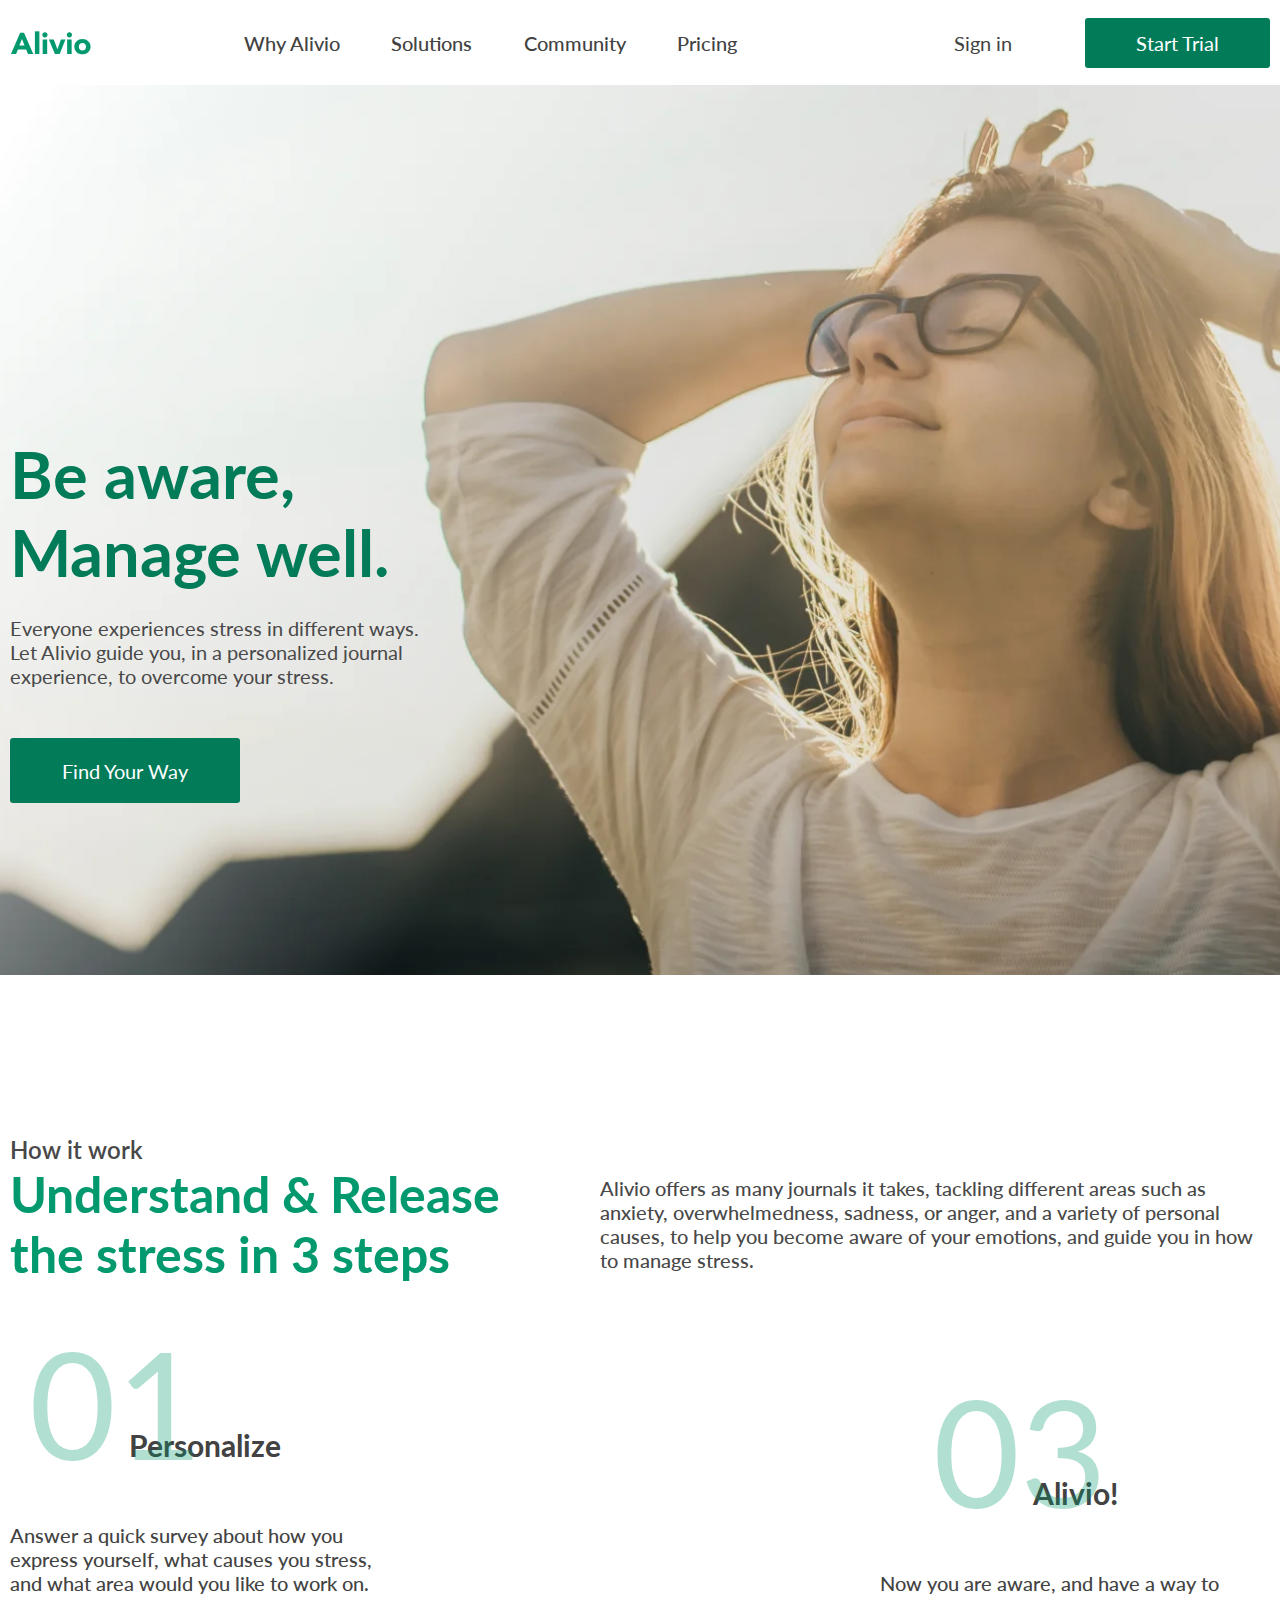
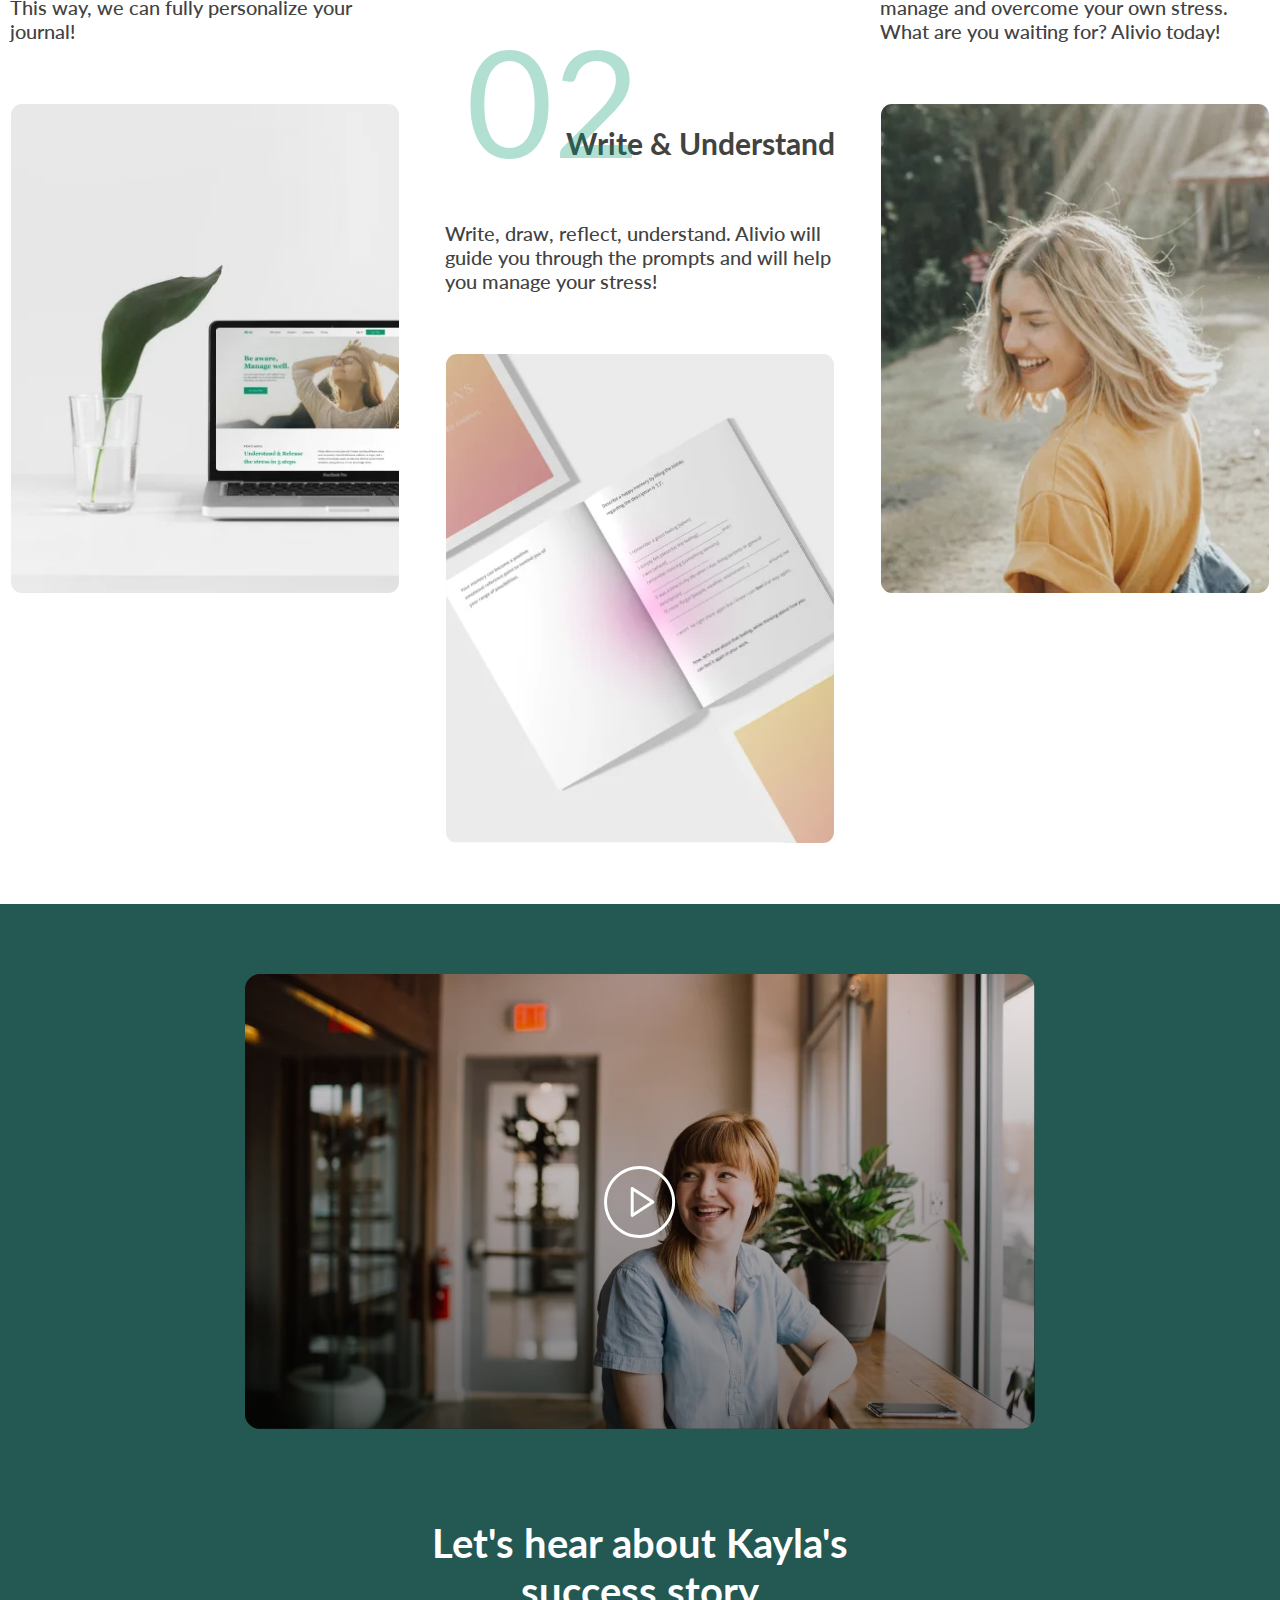
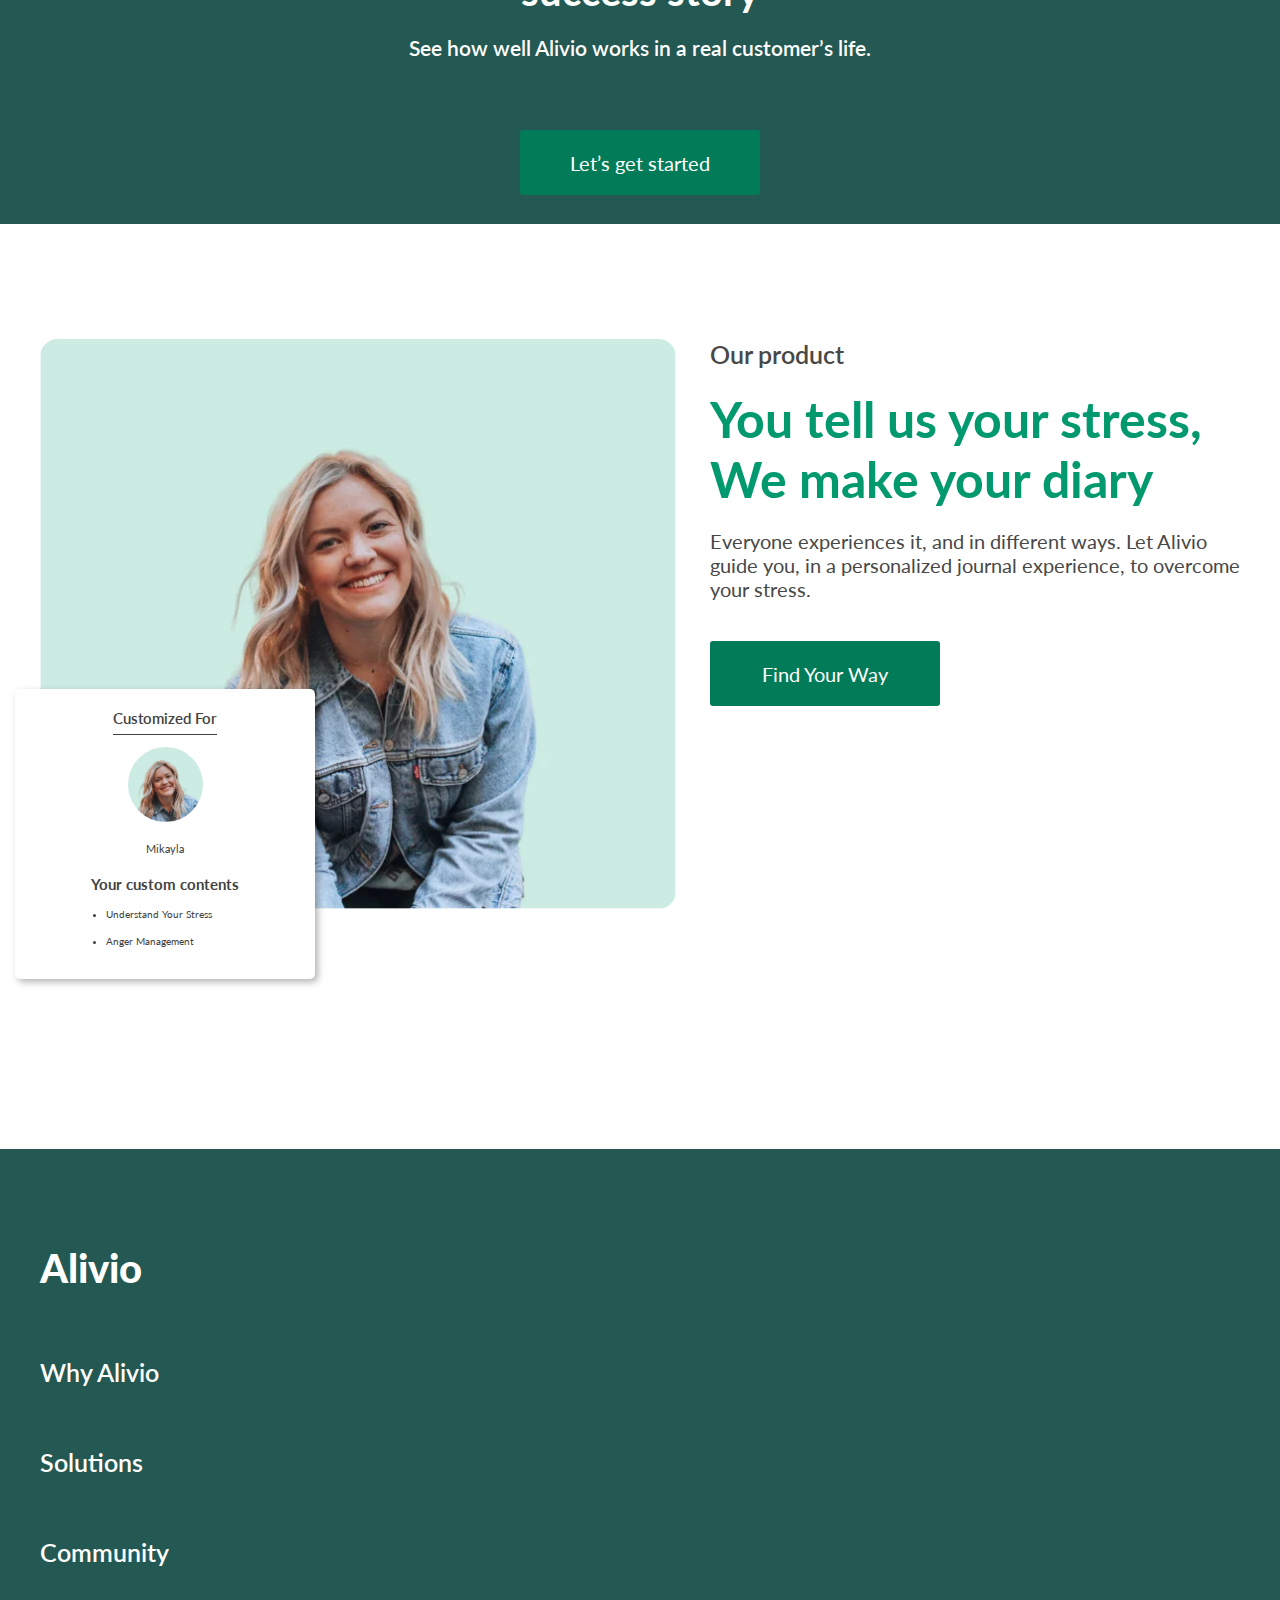
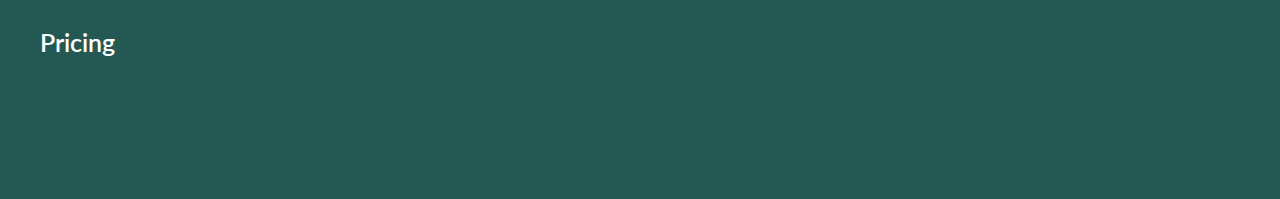
<file: index.html>
<!DOCTYPE html>
<html lang="en">

<head>
    <meta charset="UTF-8">
    <meta name="viewport" content="width=device-width, initial-scale=1.0">
    <link rel="preconnect" href="https://fonts.googleapis.com">
    <link rel="preconnect" href="https://fonts.gstatic.com" crossorigin>
    <link href="https://fonts.googleapis.com/css2?family=Lato:wght@100;300;400;700;900&display=swap" rel="stylesheet">
    <link rel="stylesheet" href="index.css">
    <link rel="icon" href="./assets/favicon/Favicon.png" type="image/x-icon">
    <title>Alivio</title>
</head>

<body>
    <header class="header" aria-label="header" id="header-id">
        <div class="container">
            <div class="header__wrapper">
                <svg class="logo" aria-label="logo">
                    <use href="./assets/sprites.svg#logo-icon"></use>
                </svg>

                <nav class="header__nav" aria-label="navigation">
                    <ul class="header__nav-list" aria-label="navigation list">
                        <li class="header__nav-item">
                            <a href="#about-id" class="header__nav-link">Why Alivio</a>
                        </li>
                        <li class="header__nav-item">
                            <a href="#success-id" class="header__nav-link">Solutions</a>
                        </li>
                        <li class="header__nav-item">
                            <a href="#product-id" class="header__nav-link">Community</a>
                        </li>
                        <li class="header__nav-item">
                            <a href="#pricing-id" class="header__nav-link">Pricing</a>
                        </li>
                    </ul>
                </nav>

                <div class="header__actions">
                    <button type="button" class="btn btn--signin">Sign in</button>
                    <button type="button" class="btn">Start Trial</button>
                </div>
            </div>
        </div>
    </header>

    <div class="mobile-navigation" aria-label="mobile navigation">
        <label for="menu-toggle-id" aria-label="open close mobile navigation menu">
            <svg class="mobile-navigation__burger" aria-label="burger icon">
                <use href="./assets/sprites.svg#burger-icon"></use>
            </svg>
        </label>
        <input type="checkbox" name="toggler" id="menu-toggle-id" class="mobile-navigation__toggler">

        
        <nav class="mobile-navigation__menu" aria-label="navigation">
            <ul class="mobile-navigation__menu-list" aria-label="navigation list">
                <li class="mobile-navigation__item">
                    <a href="#about-id" class="mobile-navigation__link">Why Alivio</a>
                </li>
                <li class="mobile-navigation__item">
                    <a href="#success-id" class="mobile-navigation__link">Solutions</a>
                </li>
                <li class="mobile-navigation__item">
                    <a href="#product-id" class="mobile-navigation__link">Community</a>
                </li>
                <li class="mobile-navigation__item">
                    <a href="#pricing-id" class="mobile-navigation__link">Pricing</a>
                </li>
            </ul>

            <label for="menu-toggle-id" class="mobile-navigation__close" aria-label="close close mobile navigation menu">
                <svg class="mobile-navigation__cross" aria-label="cross icon">
                    <use href="./assets/sprites.svg#cross-icon"></use>
                </svg>
            </label>
        </nav>
    </div>

    <main>
        <section class="hero" aria-label="hero section" id="hero-id">
            <div class="container">
                <div class="hero__content">
                    <h1 class="hero__title">Be aware, Manage well.</h1>
                    <p class="hero__desc">Everyone experiences stress in different ways. Let Alivio guide you, in a
                        personalized journal experience, to overcome your stress.</p>
                    <button type="button" class="btn">Find Your Way</button>
                </div>
            </div>
        </section>


        <section class="about" aria-label="about section" id="about-id">
            <div class="container">
                <h2 class="about__subtitle">How it work</h2>

                <div class="about__content">
                    <h3 class="about__title">Understand & Release the stress in 3 steps</h3>
                    <p class="about__desc">Alivio offers as many journals it takes, tackling different areas such as
                        anxiety, overwhelmedness, sadness, or anger, and a variety of personal causes, to help you
                        become
                        aware of your emotions, and guide you in how to manage stress.</p>
                </div>

                <div class="about__card">
                    <figure class="card" aria-label="first card">
                        <h3 class="card__title">Personalize</h3>
                        <p class="card__desc" aria-label="first card description">Answer a quick survey about how you
                            express yourself, what causes you stress, and what area would you like to work on. This way,
                            we
                            can fully personalize your journal!</p>
                        <img src="./assets/webp/card_1.webp" alt="card image 1" class="card__img">
                    </figure>

                    <figure class="card card-center" aria-label="second card">
                        <h3 class="card__title card__title-right card__title-second">Write & Understand</h3>
                        <p class="card__desc" aria-label="second card description">Write, draw, reflect, understand.
                            Alivio
                            will guide you through the prompts and will help you manage your stress!</p>
                        <img src="./assets/webp/card_2.webp" alt="card image 2" class="card__img">
                    </figure>

                    <figure class="card" aria-label="third card">
                        <h3 class="card__title card__title-third">Alivio!</h3>
                        <p class="card__desc" aria-label="third card description">Now you are aware, and have a way to
                            manage and overcome your own stress. What are you waiting for? Alivio today!</p>
                        <img src="./assets/webp/card_3.webp" alt="card image 3" class="card__img">
                    </figure>
                </div>
            </div>
        </section>

        <section class="success" aria-label="success section" id="success-id">
            <div class="container">
                <div class="success__wrapper">
                    <div class="success__content">
                        <h3 class="success__title">Let's hear about Kayla's success story</h3>
                        <p class="success__desc">See how well Alivio works in a real customer’s life. </p>
                        <button class="btn">Let’s get started</button>
                    </div>

                    <div class="success__content-video">
                        <img src="./assets/webp/video_cover.webp"  class="success_cover" alt="video cover img">
                        <svg class="success__play-icon" aria-label="play icon">
                            <use  href="./assets/sprites.svg#play-icon"></use>
                        </svg>
                        <div class="success__gradient"></div>
                    </div>
                </div>


            </div>
        </section>


        <section class="product" aria-label="product section" id="product-id">
            <div class="container">
                <div class="product__wrapper">
                    <div class="product__previem">
                        <img src="./assets/webp/photo_card.webp" class="product__previem-img" alt="">
                    </div>

                    <div class="product__content">
                        <h4 class="product__info">Our product</h4>
                        <h5 class="product__title">You tell us your stress, We make your diary</h5>
                        <p class="product__desc">Everyone experiences it, and in different ways. Let Alivio guide you, in a personalized journal experience, to overcome your stress.</p>
                        <button class="btn">Find Your Way</button>
                    </div>

                    <figure class="persone-card" aria-label="persone card">
                        <h4 class="persone-card__title">Customized For</h4>
                        <div class="persone-card__previem">
                            <img src="./assets/webp/photo_card.webp" alt="previem-img" class="persone-card-img">
                        </div>
                        <h5 class="persone-card__name">Mikayla</h5>
                        <blockquote class="persone-card_desc" aria-label="description">
                            <h6 class="persone-card__subtitle">Your custom contents</h6>
                            <ul class="persone-card__list">
                                <li class="persone-card__list-item">Understand Your Stress</li>
                                <li class="persone-card__list-item">Anger Management</li>
                            </ul>
                        </blockquote>
                    </figure>
                </div>
            </div>
        </section>
    </main>
    <footer class="pricing" aria-label="pricing section" id="pricing-id">
        <div class="container">
            <div class="pricing__content">
                <h2 class="pricing__title">Alivio</h2>

                <nav class="pricing__nav" aria-label="navigation">
                    <ul class="pricing__nav-list" aria-label="navigation list">
                        <li class="pricing__nav-item">
                            <a href="#about-id" class="pricing__nav-link">Why Alivio</a>
                        </li>
                        <li class="pricing__nav-item">
                            <a href="#success-id" class="pricing__nav-link">Solutions</a>
                        </li>
                        <li class="pricing__nav-item">
                            <a href="#product-id" class="pricing__nav-link">Community</a>
                        </li>
                        <li class="pricing__nav-item">
                            <a href="#pricing-id" class="pricing__nav-link">Pricing</a>
                        </li>
                    </ul>
                </nav>
            </div>
        </div>
    </footer>
</body>

</html>
</file>
<file: index.css>
@import url('style/variables.css');
@import url('style/basic.css');
@import url('style/header.css');
@import url('style/hero.css');
@import url('style/about.css');
@import url('style/card.css');
@import url('style/success.css');
@import url('style/product.css');
@import url('style/persone-card.css');
@import url('style/pricing.css');
@import url('style/mob-menu.css');
</file>
